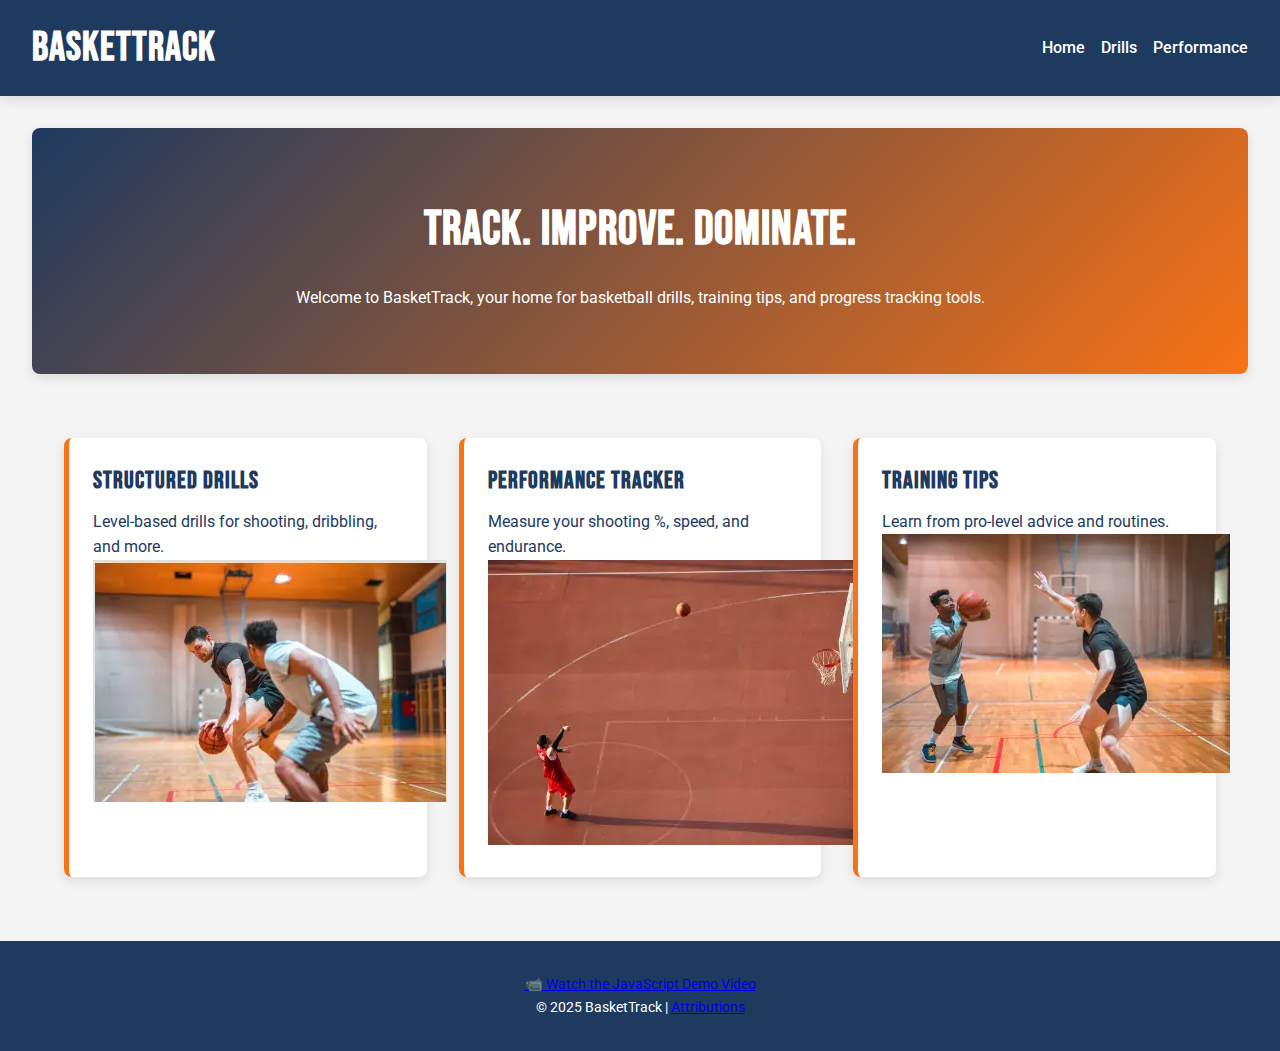
<file: finalproject/index.html>
<!DOCTYPE html>
<html lang="en">
<head>
  <meta charset="UTF-8">
  <meta name="viewport" content="width=device-width, initial-scale=1.0" >
  <meta name="description" content="Welcome to BasketTrack – Track your basketball drills and performance." >
  <meta name="author" content="Luis" >
  <meta property="og:title" content="BasketTrack - Basketball Drills and Performance Tracker" >
  <meta property="og:description" content="Improve your basketball skills with structured drills and performance tracking." >
  <meta property="og:image" content="images/og-image.jpg" >
  <!-- Favicon -->
  <link rel="icon" href="images/favicon.ico" type="image/x-icon" >

  <link href="https://fonts.googleapis.com/css2?family=Bebas+Neue&family=Roboto&display=swap" rel="stylesheet">

  <title>BasketTrack | Home</title>

    <!-- CSS -->
  <link rel="stylesheet" href="styles/styles-large.css" >
 <!-- <link rel="stylesheet" href="styles/small.css" />
  <link rel="stylesheet" href="styles/large.css" media="(min-width: 640px)" />-->

<!-- Javascript -->
  <script src="jscripts/fetchDrills.js" defer></script>
  <script src="jscripts/formLogic.js" defer></script>
  <script src="jscripts/main.js" defer></script>
  
</head>
<body>
  <header>
    <nav>
      <h1>BasketTrack</h1>
      <button id="menu-btn" aria-label="Toggle navigation">☰</button>
      <ul id="nav-links">
        <li><a href="index.html" aria-current="page">Home</a></li>
        <li><a href="drills.html">Drills</a></li>
        <li><a href="performance.html">Performance</a></li>
      </ul>
    </nav>
  </header>

  <main>
    <section class="hero"> 
    <h2>Track. Improve. Dominate.</h2>
    <p>Welcome to BasketTrack, your home for basketball drills, training tips, and progress tracking tools.</p>
    </section>
  
    <section class="features">
  <div class="feature">
    <h3>Structured Drills</h3>
    <p>Level-based drills for shooting, dribbling, and more.</p>
    <img src="images/drills.webp" alt="Drills Icon">
  </div>
  <div class="feature">
    <h3>Performance Tracker</h3>
    <p>Measure your shooting %, speed, and endurance.</p>
    <img src="images/tracker.webp" alt="Performance Tracker Icon">
  </div>
  <div class="feature">
    <h3>Training Tips</h3>
    <p>Learn from pro-level advice and routines.</p>
    <img src="images/tips.webp" alt="Training Tips Icon">
  </div>
</section>

  </main>

  <footer>
    <p>
       <a href="https://www.youtube.com/watch?v=6gzK89sJ_LI" target="_blank">
        📹 Watch the JavaScript Demo Video
       </a>
       </p>
    <p>&copy; 2025 BasketTrack | <a href="attribution.html">Attributions</a></p>
  </footer>
</body>
</html>
</file>
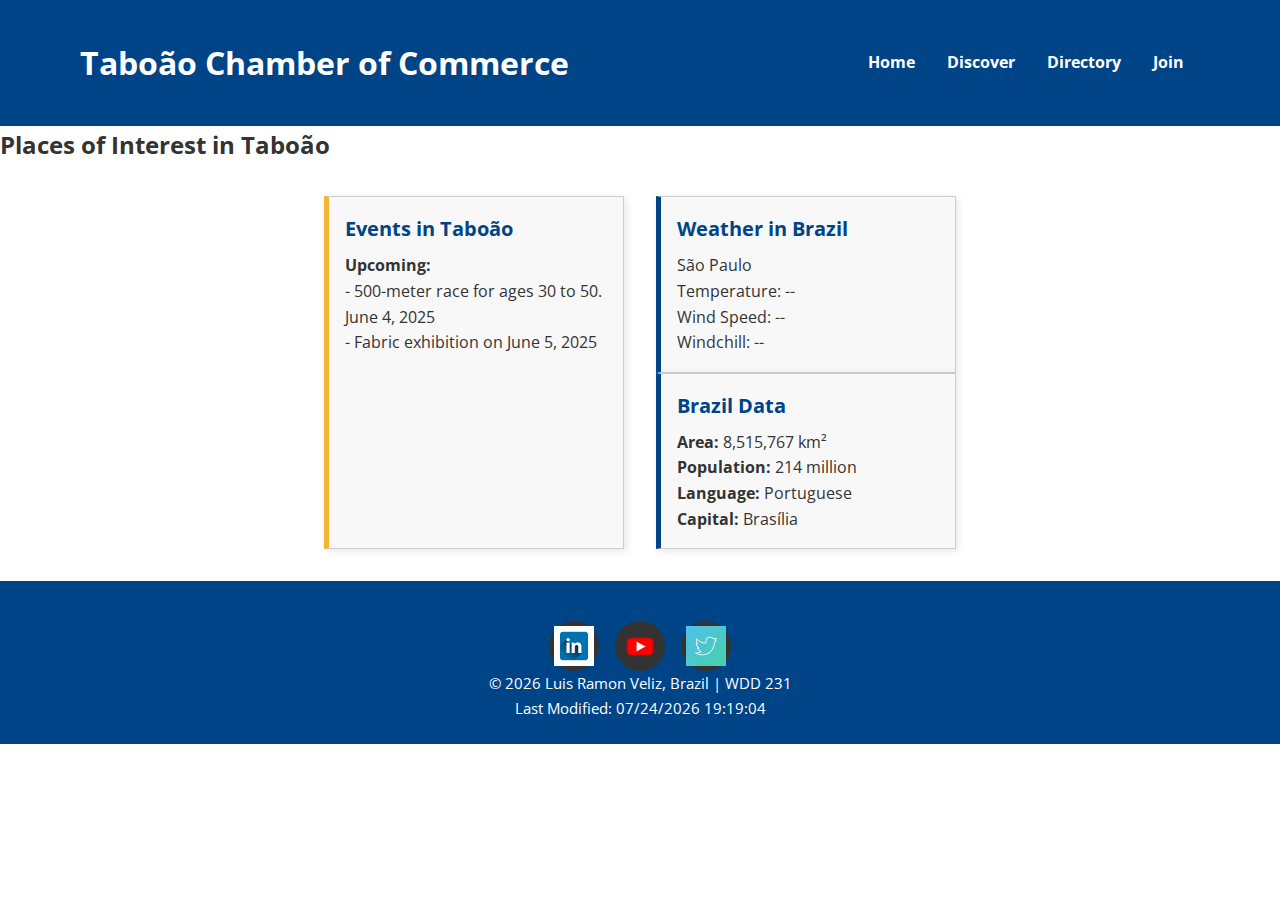
<file: chamber/discover.html>
<!DOCTYPE html>
<html lang="en">
<head>
 <meta charset="UTF-8" />
  <meta name="viewport" content="width=device-width, initial-scale=1.0" />
  <meta name="description" content="Welcome to the official Taboão Chamber of Commerce home page. Discover local businesses, events, and weather." />
  <meta name="author" content="Luis Ramon Veliz" />

  <title>Taboão Chamber of Commerce | Join</title>

  <!-- Facebook Open Graph Meta Tags -->
  <meta property="og:title" content="Taboão Chamber of Commerce" />
  <meta property="og:description" content="Discover events, business resources, and community initiatives in Taboão." />
  <meta property="og:image" content="https://your-github-username.github.io/wdd231/chamber/images/og-image.jpg" />
  <meta property="og:url" content="https://your-github-username.github.io/wdd231/chamber/join.html" />

  <!-- Favicon -->
  <link rel="icon" href="images/favicon.ico" type="image/x-icon" />

  <!-- CSS Styles -->
  <link rel="stylesheet" href="styles/normalize.css" />
  <link rel="stylesheet" href="styles/styles-mobile.css" />
  <link rel="stylesheet" href="styles/styles-large.css" />


 <!-- JavaScript -->
  <script src="scripts/jscript.js" defer></script>

</head>

<body>
<header>
  <div class="container">
    <h1>Taboão Chamber of Commerce</h1>
    <button class="hamburger" id="hamburger" aria-label="Menu">&#9776;</button>
    <nav>
      <ul class="nav-menu" id="nav-menu"> 
        <li><a href="index.html">Home</a></li>
        <li><a href="discover.html" aria-current="page">Discover</a></li>
        <li><a href="directory.html">Directory</a></li>
        <li><a href="join.html">Join</a></li>
      </ul>
    </nav>
  </div>
</header>


  <main>
<section class="places-of-interest">
  <h2>Places of Interest in Taboão</h2>
  <div class="cards-grid">
    <!-- The cards will be generated dynamically by JS -->
  </div>
</section>

<section class="sidebar">
  <div class="visit-message"></div>
</section>
    <!-- HERO SECTION 
   <section class="hero">
  <div class="hero-content">
    <h1>Empowering Local Businesses</h1>
    <p>Connecting entrepreneurs, fostering innovation, and growing the Taboão community together.</p>
    <a href="join.html" class="btn">Join Us Today</a>
  </div>
</section>-->
<!--
<section id="memberSpotlightContainer" class="spotlight-section">
  <h2>Company Spotlight</h2>
</section>-->

    <!-- Member Directory Container 
    <div id="memberContainer" class="grid-view"></div>-->

    <!-- Events and Weather -->
    <div class="info-section">
      <div class="Events-place">
        <h3>Events in Taboão</h3>
        <article>
          <h4>Upcoming:</h4>
          <p>- 500-meter race for ages 30 to 50. June 4, 2025</p>
          <p>- Fabric exhibition on June 5, 2025</p>
        </article>
      </div>

      <div class="overlay-container">
        <!-- Weather Overlay -->
        <div class="overlay weather-overlay">
          <h3>Weather in Brazil</h3>
          <p id="city-name">São Paulo</p>
          <p id="temperature">Temperature: <span id="temp-value">--</span></p>
          <p id="windspeed">Wind Speed: <span id="wind-value">--</span></p>
          <p id="windchill">Windchill: <span id="windchill-result">--</span></p>
        </div>

        <!-- Country Data Overlay -->
        <div class="overlay country-overlay">
          <h3>Brazil Data</h3>
          <p><strong>Area:</strong> 8,515,767 km²</p>
          <p><strong>Population:</strong> 214 million</p>
          <p><strong>Language:</strong> Portuguese</p>
          <p><strong>Capital:</strong> Brasília</p>
        </div>
      </div>
    </div>
  </main>

   <footer>
    <div class="footer-socials">
      <a href="https://www.linkedin.com" target="_blank" rel="noopener">
        <img src="images/linked.webp" alt="LinkedIn logo" width="32" height="32" loading="lazy" />
      </a>
      <a href="https://www.youtube.com" target="_blank" rel="noopener">
        <img src="images/youtube.webp" alt="YouTube logo" width="32" height="32" loading="lazy" />
      </a>
      <a href="https://twitter.com/" target="_blank" rel="noopener">
        <img src="images/twitter.webp" alt="Twitter logo" width="32" height="32" loading="lazy" />
      </a>
    </div>

    <p>&copy; <span id="year"></span> Luis Ramon Veliz, Brazil | WDD 231</p>
    <p>Last Modified: <span id="lastModified"></span></p>
  </footer>
</body>
</html>
</file>
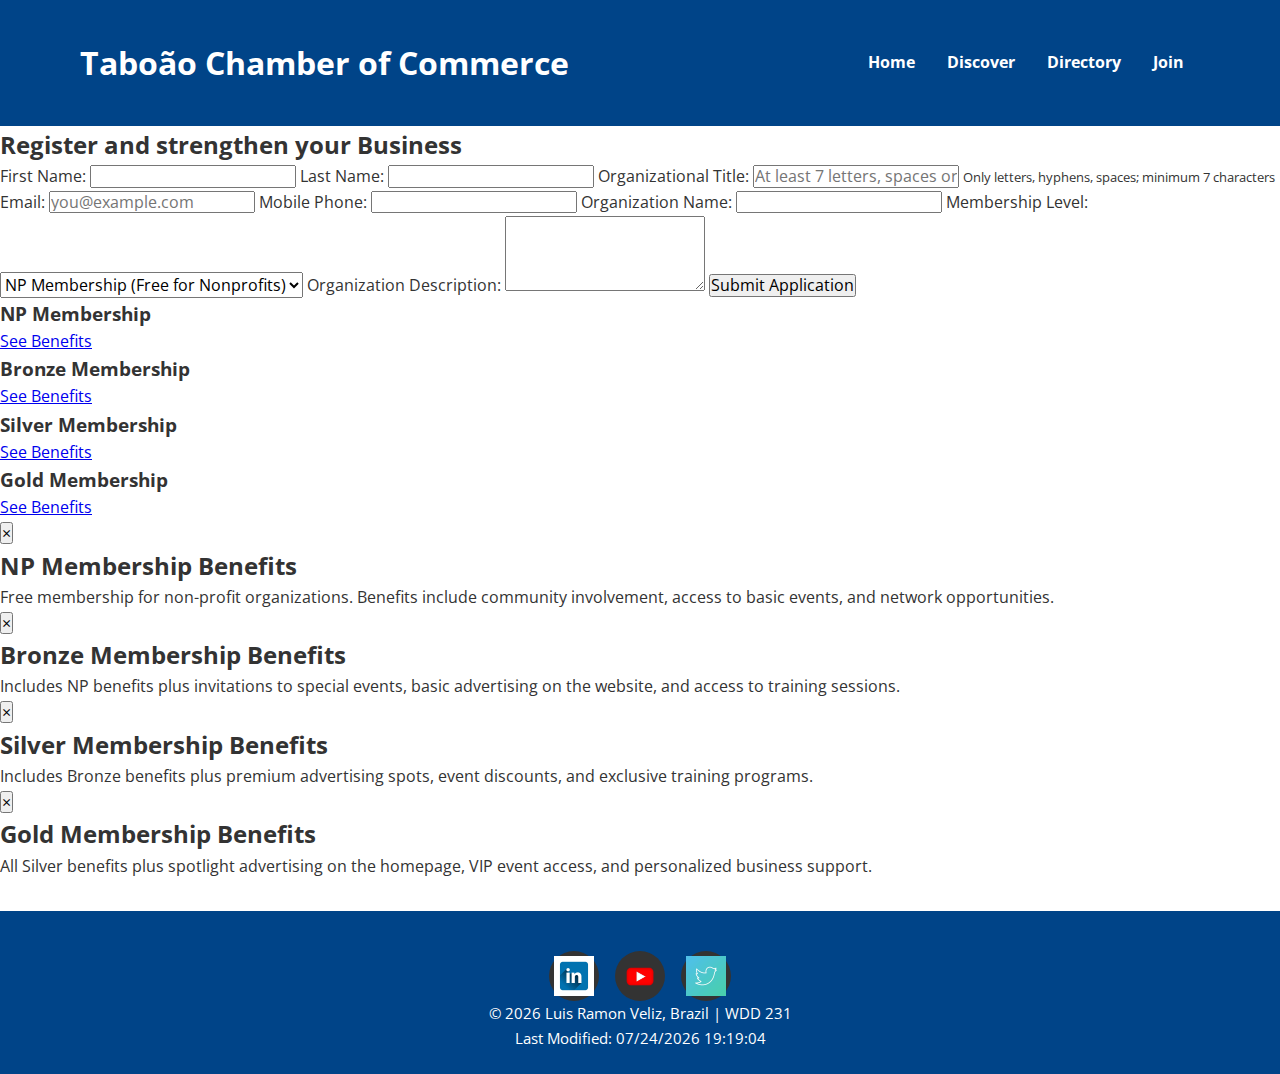
<file: chamber/join.html>
<!DOCTYPE html>
<html lang="en">
<head>
  <meta charset="UTF-8" />
  <meta name="viewport" content="width=device-width, initial-scale=1.0" />
  <meta name="description" content="Welcome to the official Taboão Chamber of Commerce home page. Discover local businesses, events, and weather." />
  <meta name="author" content="Luis Ramon Veliz" />

  <title>Taboão Chamber of Commerce | Join</title>

  <!-- Facebook Open Graph Meta Tags -->
  <meta property="og:title" content="Taboão Chamber of Commerce" />
  <meta property="og:description" content="Discover events, business resources, and community initiatives in Taboão." />
  <meta property="og:image" content="https://your-github-username.github.io/wdd231/chamber/images/og-image.jpg" />
  <meta property="og:url" content="https://your-github-username.github.io/wdd231/chamber/join.html" />

  <!-- Favicon -->
  <link rel="icon" href="images/favicon.ico" type="image/x-icon" />

  <!-- CSS Styles -->
  <link rel="stylesheet" href="styles/normalize.css" />
  <link rel="stylesheet" href="styles/styles-mobile.css" />
  <link rel="stylesheet" href="styles/styles-large.css" />


 <!-- JavaScript -->
  <script src="scripts/jscript.js" defer></script>
</head>

<body>
  <header>
    <div class="container">
      <h1>Taboão Chamber of Commerce</h1>
      <button class="hamburger" id="hamburger" aria-label="Open main menu">&#9776;</button>
      <nav>
        <ul class="nav-menu" id="nav-menu"> 
          <li><a href="index.html">Home</a></li>
          <li><a href="discover.html" >Discover</a></li>
          <li><a href="directory.html">Directory</a></li>
          <li><a href="join.html" aria-current="page">Join</a></li>
        </ul>
      </nav>
    </div>
  </header>

  <main><div class="form-container">
    <h2 class="form-title">Register and strengthen your Business</h2>

    <form method="get" action="thankyou.html" novalidate>
      <label for="firstName">
        First Name:
        <input
          type="text"
          id="firstName"
          name="firstName"
          title="Enter your first name"
          autocomplete="given-name"
          required
          aria-required="true"
        />
      </label>

      <label for="lastName">
        Last Name:
        <input
          type="text"
          id="lastName"
          name="lastName"
          title="Enter your last name"
          autocomplete="family-name"
          required
          aria-required="true"
        />
      </label>

      <label for="orgTitle">
        Organizational Title:
        <input
          type="text"
          id="orgTitle"
          name="orgTitle"
          title="Your title within the organization"
          autocomplete="organization-title"
          pattern="^[A-Za-z\- ]{7,}$"
          placeholder="At least 7 letters, spaces or hyphens"
          aria-describedby="orgTitleHelp"
        />
        <small id="orgTitleHelp">Only letters, hyphens, spaces; minimum 7 characters</small>
      </label>

      <label for="email">
        Email:
        <input
          type="email"
          id="email"
          name="email"
          title="Enter your email address"
          autocomplete="email"
          placeholder="you@example.com"
          required
          aria-required="true"
        />
      </label>

      <label for="phone">
        Mobile Phone:
        <input
          type="tel"
          id="phone"
          name="phone"
          title="Enter your mobile number"
          autocomplete="tel"
          required
          aria-required="true"
        />
      </label>

      <label for="organization">
        Organization Name:
        <input
          type="text"
          id="organization"
          name="organization"
          title="Enter your organization's name"
          autocomplete="organization"
          required
          aria-required="true"
        />
      </label>

      <label for="membershipLevel">
        Membership Level:
        <select
          id="membershipLevel"
          name="membershipLevel"
          title="Choose a membership level"
          required
          aria-required="true"
        >
          <option value="np">NP Membership (Free for Nonprofits)</option>
          <option value="bronze">Bronze Membership</option>
          <option value="silver">Silver Membership</option>
          <option value="gold">Gold Membership</option>
        </select>
      </label>

      <label for="orgDescription">
        Organization Description:
        <textarea
          id="orgDescription"
          name="orgDescription"
          title="Describe your organization"
          rows="4"
        ></textarea>
      </label>

      <input type="hidden" name="timestamp" id="timestamp" />

      <input type="submit" value="Submit Application" />
    </form>
  </div>

    <!-- Membership Level Cards -->
    <section class="membership-cards" aria-label="Membership level benefits">
      <div class="card">
        <h3>NP Membership</h3>
        <a href="#np-modal" role="button" aria-haspopup="dialog" aria-controls="np-modal">See Benefits</a>
      </div>
      <div class="card">
        <h3>Bronze Membership</h3>
        <a href="#bronze-modal" role="button" aria-haspopup="dialog" aria-controls="bronze-modal">See Benefits</a>
      </div>
      <div class="card">
        <h3>Silver Membership</h3>
        <a href="#silver-modal" role="button" aria-haspopup="dialog" aria-controls="silver-modal">See Benefits</a>
      </div>
      <div class="card">
        <h3>Gold Membership</h3>
        <a href="#gold-modal" role="button" aria-haspopup="dialog" aria-controls="gold-modal">See Benefits</a>
      </div>
    </section>

    <!-- Modals -->
    <div id="np-modal" class="modal" role="dialog" aria-modal="true" aria-labelledby="np-modal-title" tabindex="-1">
      <div class="modal-content">
        <button class="close" aria-label="Close NP Membership benefits">&times;</button>
        <h2 id="np-modal-title">NP Membership Benefits</h2>
        <p>Free membership for non-profit organizations. Benefits include community involvement, access to basic events, and network opportunities.</p>
      </div>
    </div>

    <div id="bronze-modal" class="modal" role="dialog" aria-modal="true" aria-labelledby="bronze-modal-title" tabindex="-1">
      <div class="modal-content">
        <button class="close" aria-label="Close Bronze Membership benefits">&times;</button>
        <h2 id="bronze-modal-title">Bronze Membership Benefits</h2>
        <p>Includes NP benefits plus invitations to special events, basic advertising on the website, and access to training sessions.</p>
      </div>
    </div>

    <div id="silver-modal" class="modal" role="dialog" aria-modal="true" aria-labelledby="silver-modal-title" tabindex="-1">
      <div class="modal-content">
        <button class="close" aria-label="Close Silver Membership benefits">&times;</button>
        <h2 id="silver-modal-title">Silver Membership Benefits</h2>
        <p>Includes Bronze benefits plus premium advertising spots, event discounts, and exclusive training programs.</p>
      </div>
    </div>

    <div id="gold-modal" class="modal" role="dialog" aria-modal="true" aria-labelledby="gold-modal-title" tabindex="-1">
      <div class="modal-content">
        <button class="close" aria-label="Close Gold Membership benefits">&times;</button>
        <h2 id="gold-modal-title">Gold Membership Benefits</h2>
        <p>All Silver benefits plus spotlight advertising on the homepage, VIP event access, and personalized business support.</p>
      </div>
    </div>
  </main>

  <footer>
    <div class="footer-socials">
      <a href="https://www.linkedin.com" target="_blank" rel="noopener">
        <img src="images/linked.webp" alt="LinkedIn logo" width="32" height="32" loading="lazy" />
      </a>
      <a href="https://www.youtube.com" target="_blank" rel="noopener">
        <img src="images/youtube.webp" alt="YouTube logo" width="32" height="32" loading="lazy" />
      </a>
      <a href="https://twitter.com/" target="_blank" rel="noopener">
        <img src="images/twitter.webp" alt="Twitter logo" width="32" height="32" loading="lazy" />
      </a>
    </div>

    <p>&copy; <span id="year"></span> Luis Ramon Veliz, Brazil | WDD 231</p>
    <p>Last Modified: <span id="lastModified"></span></p>
  </footer>

</body>
</html>
</file>
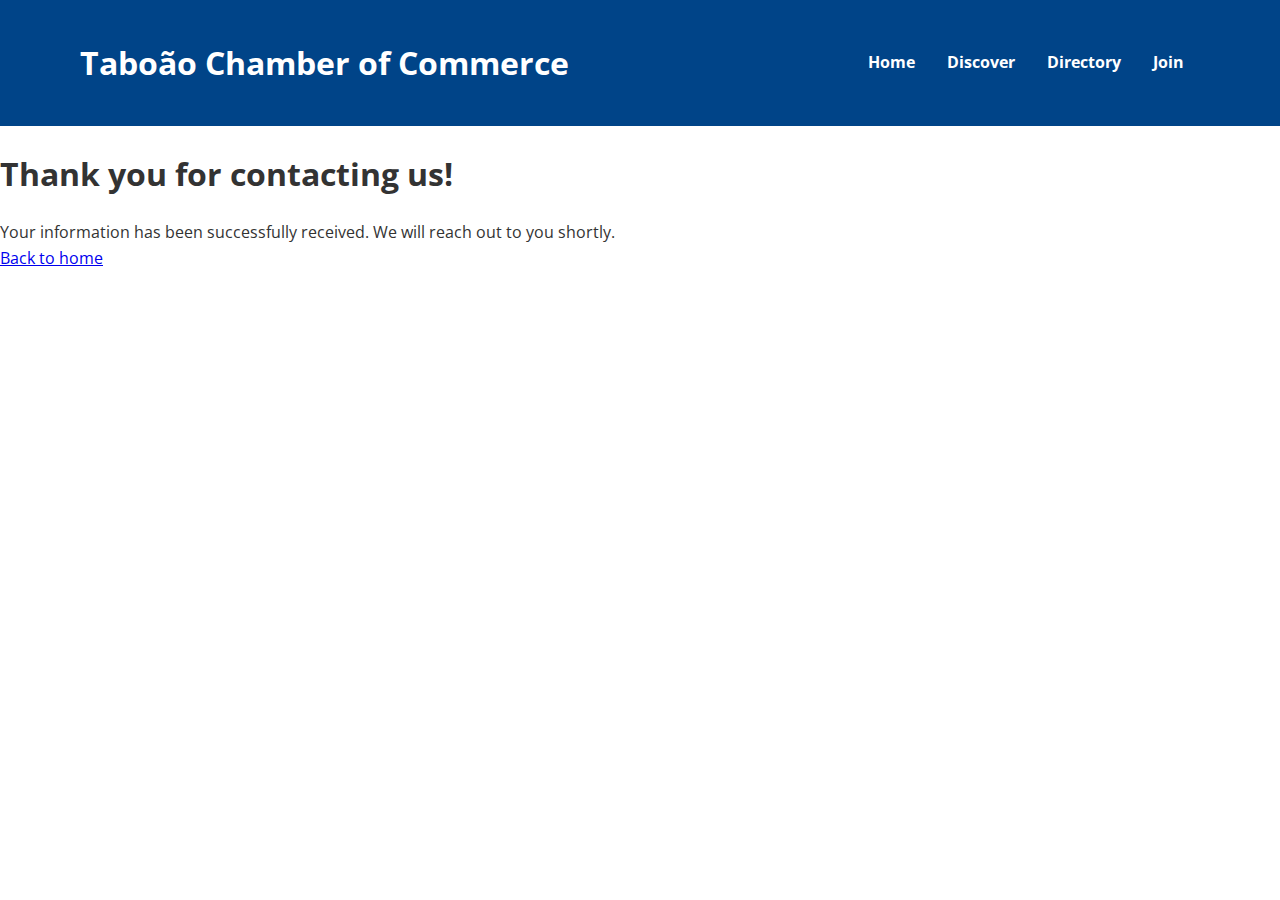
<file: chamber/thankyou.html>
<!DOCTYPE html>
<html lang="es">
<head>
    <meta charset="UTF-8" />
  <meta name="viewport" content="width=device-width, initial-scale=1.0" />
  <meta name="description" content="Welcome to the official Taboão Chamber of Commerce home page. Discover local businesses, events, and weather." />
  <meta name="author" content="Luis Ramon Veliz" />
  <title>Taboão Chamber of Commerce | Home</title>

  <!-- Open Graph for social sharing -->
  <meta property="og:title" content="Taboão Chamber of Commerce">
  <meta property="og:description" content="Discover events, business resources, and community initiatives in Taboão.">
  <meta property="og:image" content="https://luisvguev.github.io/wdd231/chamber/images/og-image.jpg">
  <meta property="og:url" content="https://luisvguev.github.io/wdd231/chamber/index.html">

  <link rel="icon" href="images/favicon.ico" type="image/x-icon" />
  
  <!-- Hero image -->
  <link rel="preload" as="image" href="images/hero.webp" type="image/webp">

  <!-- CSS -->
  <link rel="stylesheet" href="styles/normalize.css">
  <link rel="stylesheet" href="styles/styles-large.css" />
  <link rel="stylesheet" href="styles/styles-mobile.css" />
</head>

<body>
  <header>
    <div class="container">
      <h1>Taboão Chamber of Commerce</h1>
      <button class="hamburger" id="hamburger" aria-label="Open main menu">&#9776;</button>
      <nav>
        <ul class="nav-menu" id="nav-menu"> 
          <li><a href="index.html">Home</a></li>
          <li><a href="discover.html">Discover</a></li>
          <li><a href="directory.html">Directory</a></li>
          <li><a href="join.html">Join</a></li>
        </ul>
      </nav>
    </div>
  </header>
  <div class="thank-you-container">
    <h1>Thank you for contacting us!</h1>
    <p>Your information has been successfully received. We will reach out to you shortly.</p>
    <a href="index.html" class="btn-home">Back to home</a>
  </div>
</body>
</html>
</file>
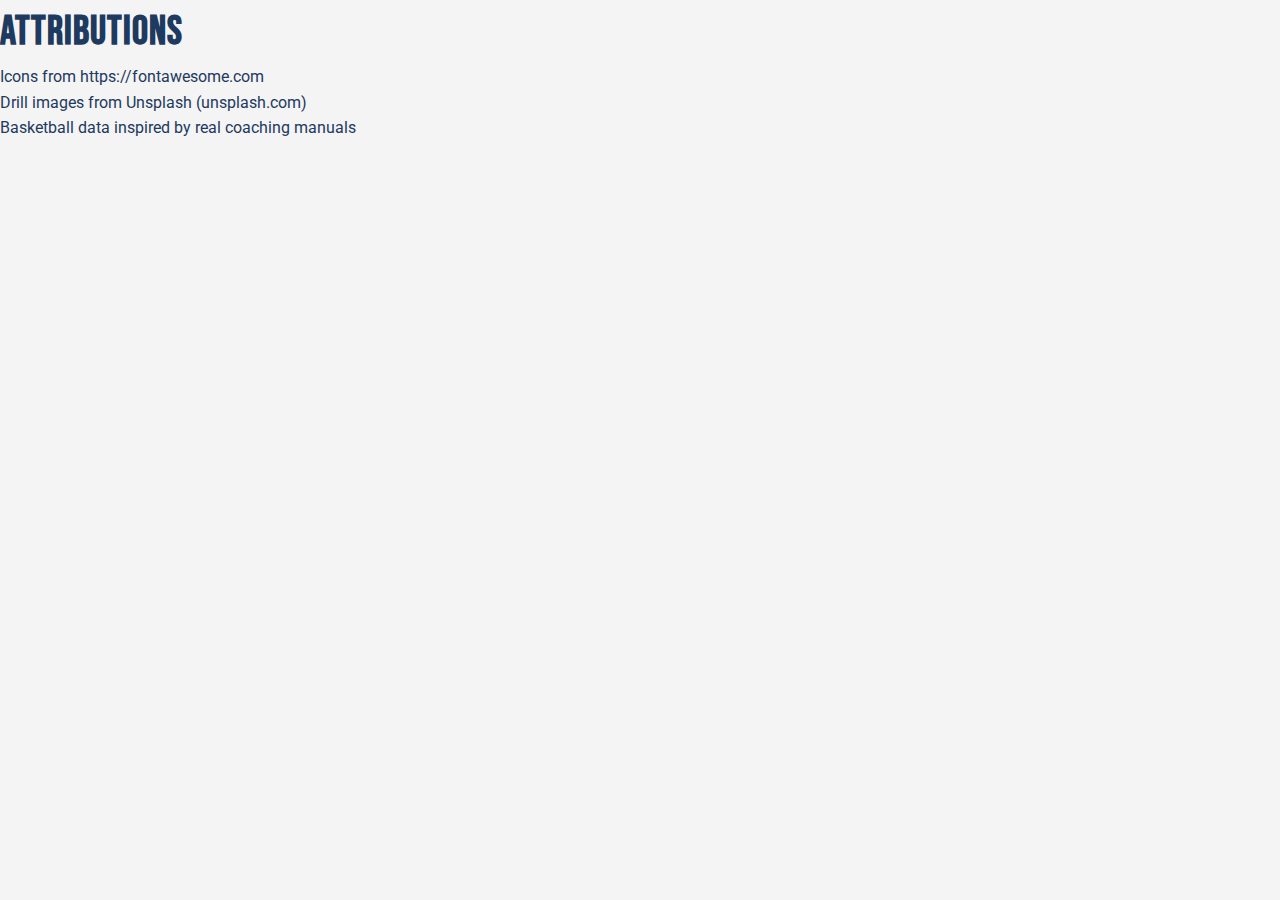
<file: finalproject/attribution.html>
<!DOCTYPE html>
<html lang="en">
<head>
  <meta charset="UTF-8" />
  <meta name="viewport" content="width=device-width, initial-scale=1.0" />
  <meta name="description" content="Welcome to BasketTrack – Track your basketball drills and performance." />
  <meta name="author" content="Your Name" />
  <meta property="og:title" content="BasketTrack - Basketball Drills and Performance Tracker" />
  <meta property="og:description" content="Improve your basketball skills with structured drills and performance tracking." />
  <meta property="og:image" content="images/og-image.jpg" />
  
  <title>Attributions</title>

  <!-- Favicon -->
  <link rel="icon" href="images/favicon.ico" type="image/x-icon" />

  <link href="https://fonts.googleapis.com/css2?family=Bebas+Neue&family=Roboto&display=swap" rel="stylesheet">


    <!-- CSS -->
  <link rel="stylesheet" href="styles/styles-large.css" />
 <!-- <link rel="stylesheet" href="styles/small.css" />
  <link rel="stylesheet" href="styles/large.css" media="(min-width: 640px)" />-->

<!-- Javascript -->
  <script src="jscripts/fetchDrills.js" defer></script>
  <script src="jscripts/formLogic.js" defer></script>
  <script src="jscripts/main.js" defer></script>

</head>
<body>
  <h1>Attributions</h1>
  <ul>
    <li>Icons from https://fontawesome.com</li>
    <li>Drill images from Unsplash (unsplash.com)</li>
    <li>Basketball data inspired by real coaching manuals</li>
  </ul>
</body>
</html>
</file>
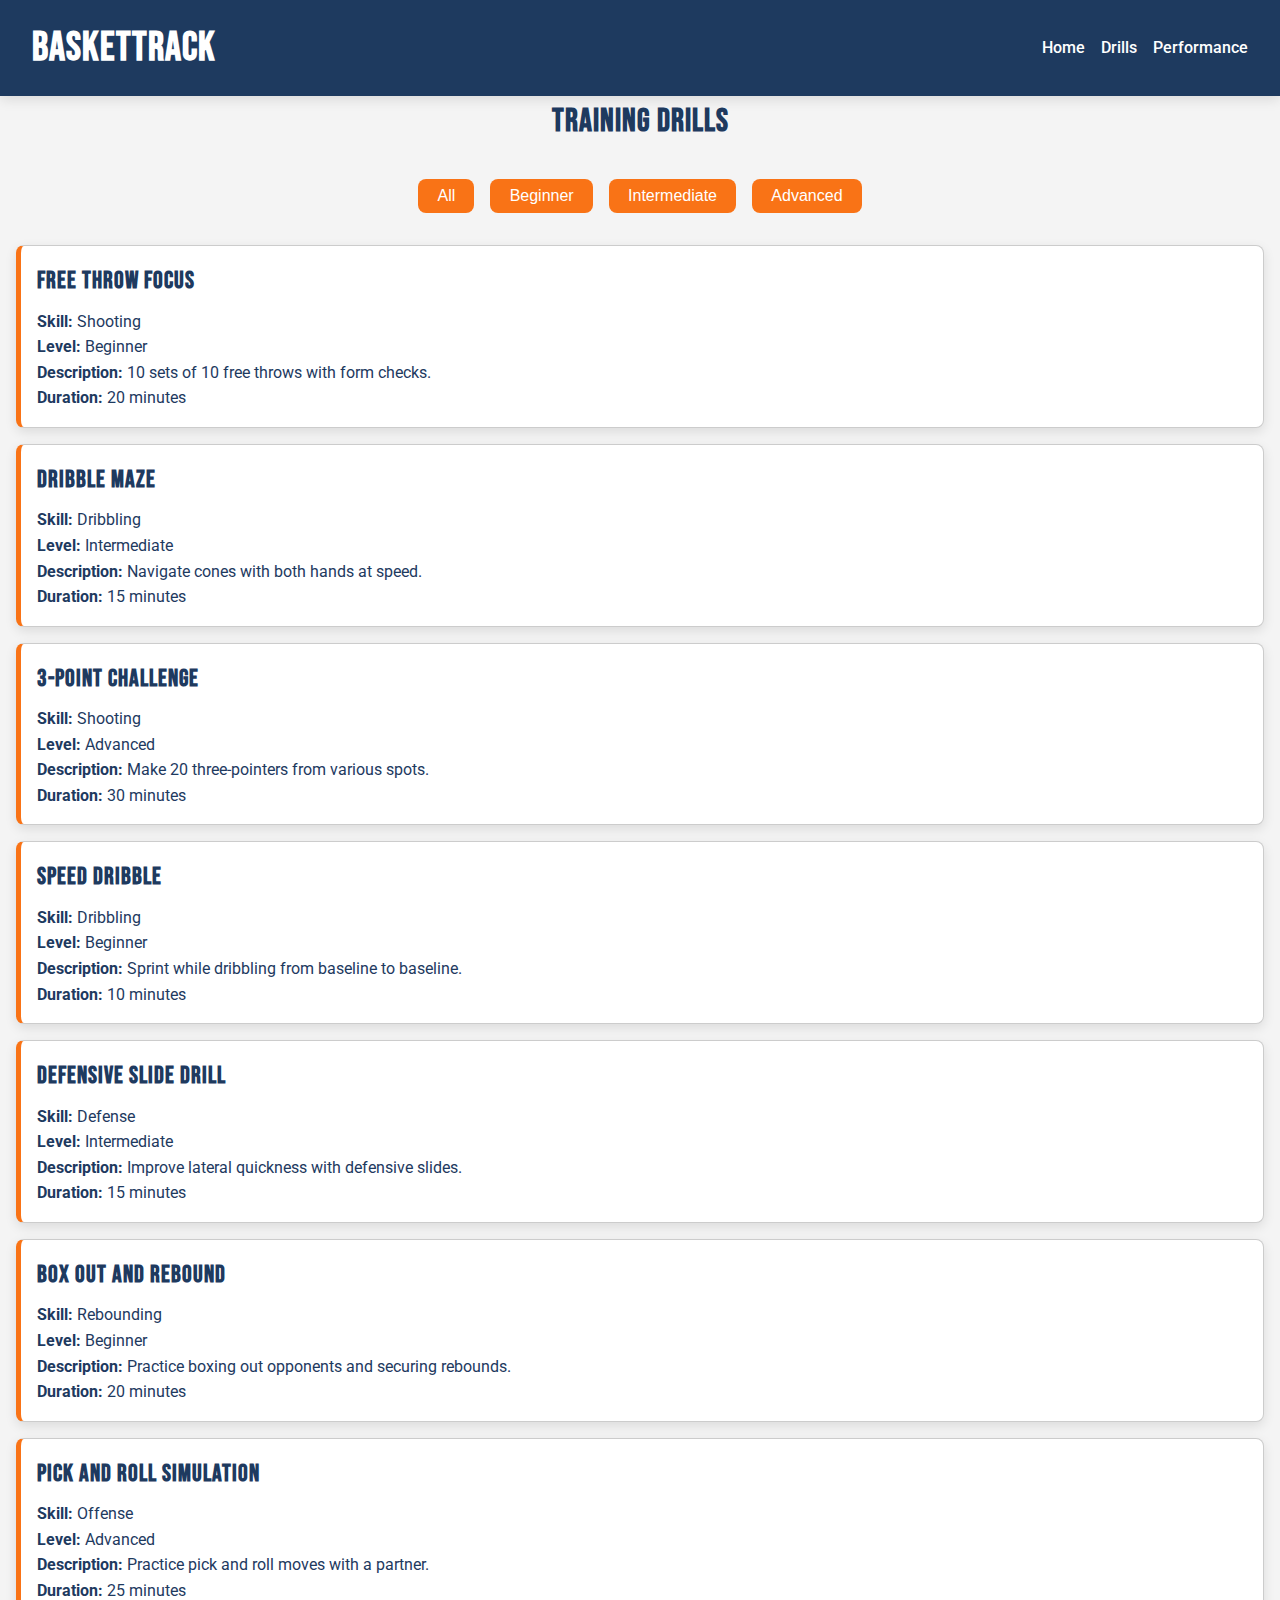
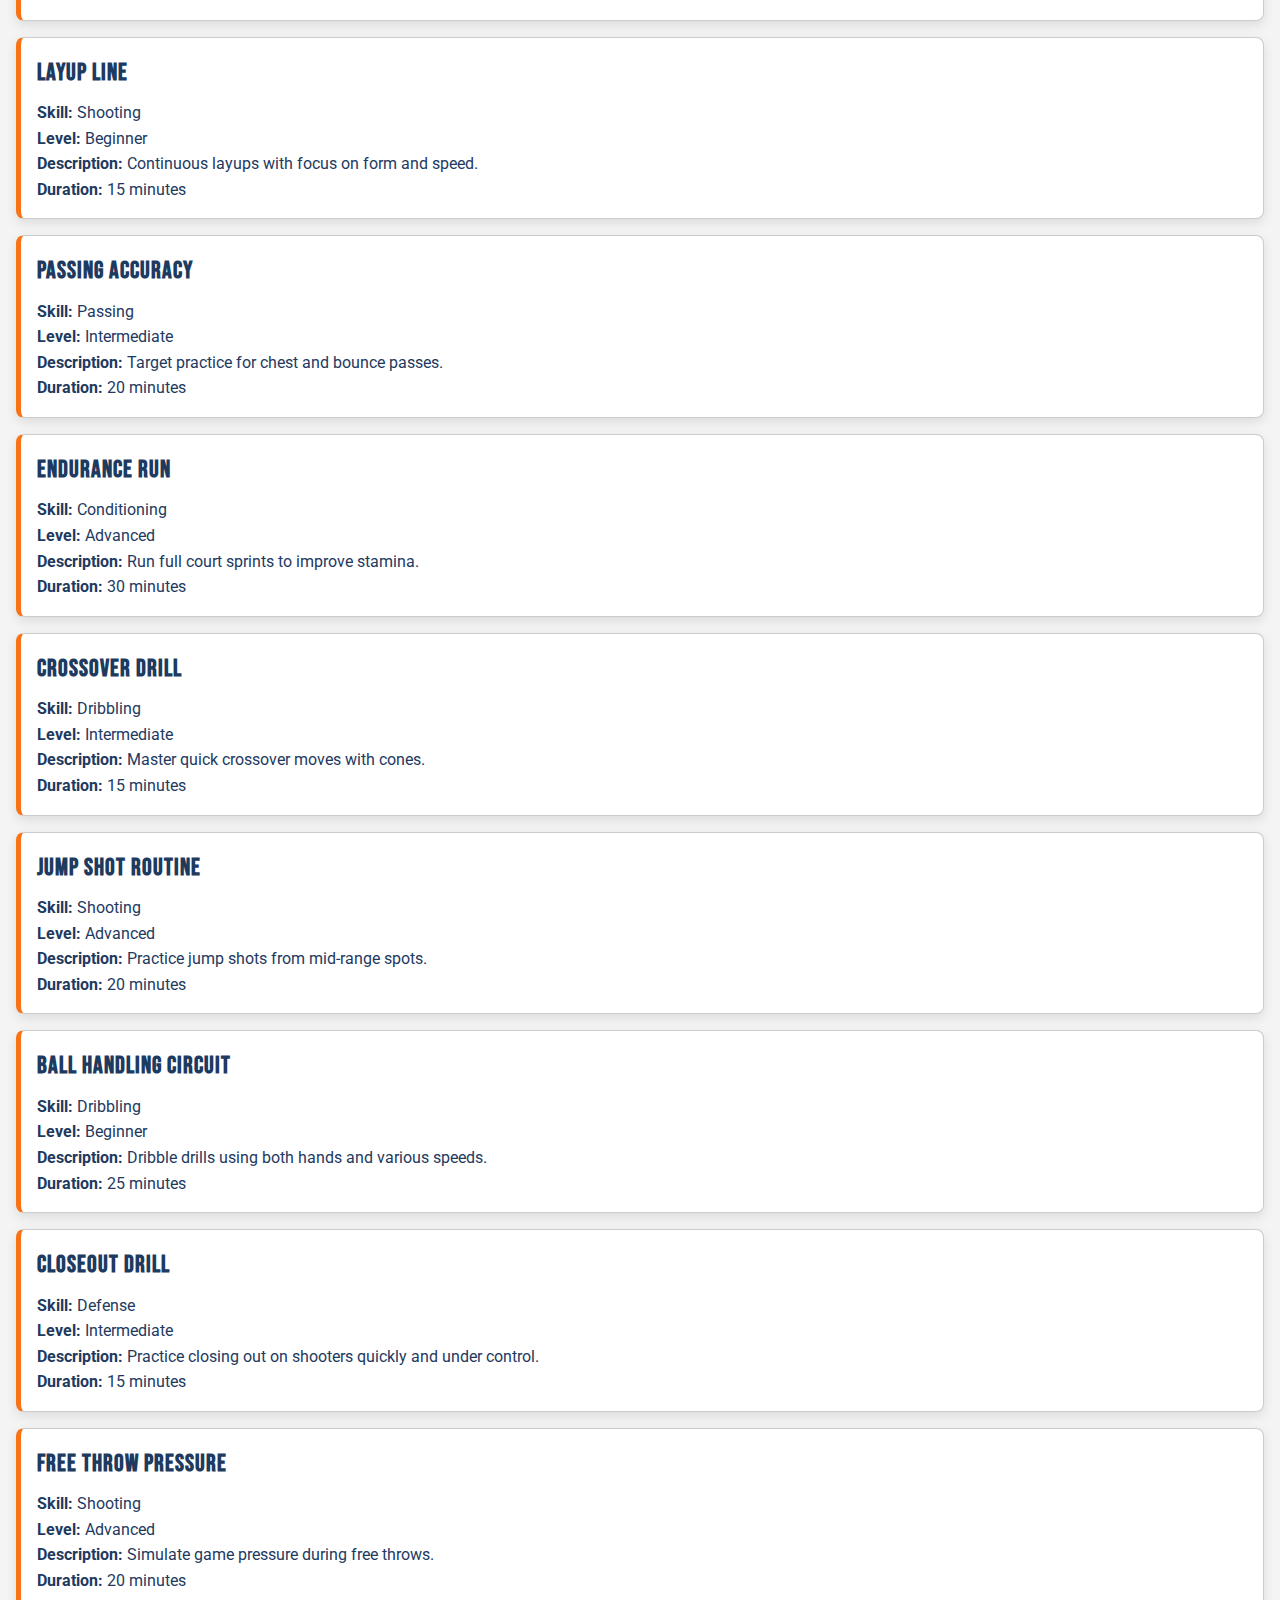
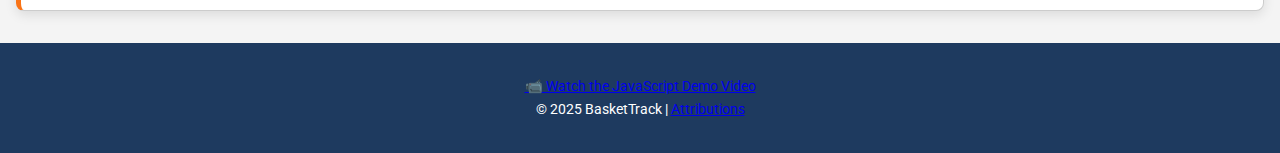
<file: finalproject/drills.html>
<!DOCTYPE html>
<html lang="en">
<head>
  <meta charset="UTF-8">
  <meta name="viewport" content="width=device-width, initial-scale=1.0" >
  <meta name="description" content="Explore a library of basketball drills to improve your game." >
  <meta name="author" content="Luis Ramon Veliz" >
  <title>BasketTrack | Drills</title>
  
  <!-- Favicon -->
  <link rel="icon" href="images/favicon.ico" type="image/x-icon" >
  
  <link href="https://fonts.googleapis.com/css2?family=Bebas+Neue&family=Roboto&display=swap" rel="stylesheet">

    <!-- CSS -->
  <link rel="stylesheet" href="styles/styles-large.css" >
 <!-- <link rel="stylesheet" href="styles/small.css" />
  <link rel="stylesheet" href="styles/large.css" media="(min-width: 640px)" />-->

<!-- Javascript -->
  
  <script src="jscripts/formLogic.js" defer></script>
  <script src="jscripts/main.js" defer></script>
</head>
<body>
  <header>
    <nav>
      <h1>BasketTrack</h1>
      <button id="menu-btn" aria-label="Toggle navigation">☰</button>
      <ul id="nav-links">
        <li><a href="index.html">Home</a></li>
        <li><a href="drills.html" aria-current="page">Drills</a></li>
        <li><a href="performance.html">Performance</a></li>
      </ul>
    </nav>
  </header>

  <main>
    <h2>Training Drills</h2>
    <div class="filters">
      <button data-filter="All">All</button>
      <button data-filter="Beginner">Beginner</button>
      <button data-filter="Intermediate">Intermediate</button>
      <button data-filter="Advanced">Advanced</button>
    </div>
    <section id="drill-list"></section>
  </main>

  <footer>
    <p>
       <a href="https://www.youtube.com/watch?v=6gzK89sJ_LI" target="_blank">
        📹 Watch the JavaScript Demo Video
       </a>
       </p>
    <p>&copy; 2025 BasketTrack | <a href="attribution.html">Attributions</a></p>
  </footer>

  <script src="jscripts/fetchDrills.js" defer></script>
</body>
</html>
</file>
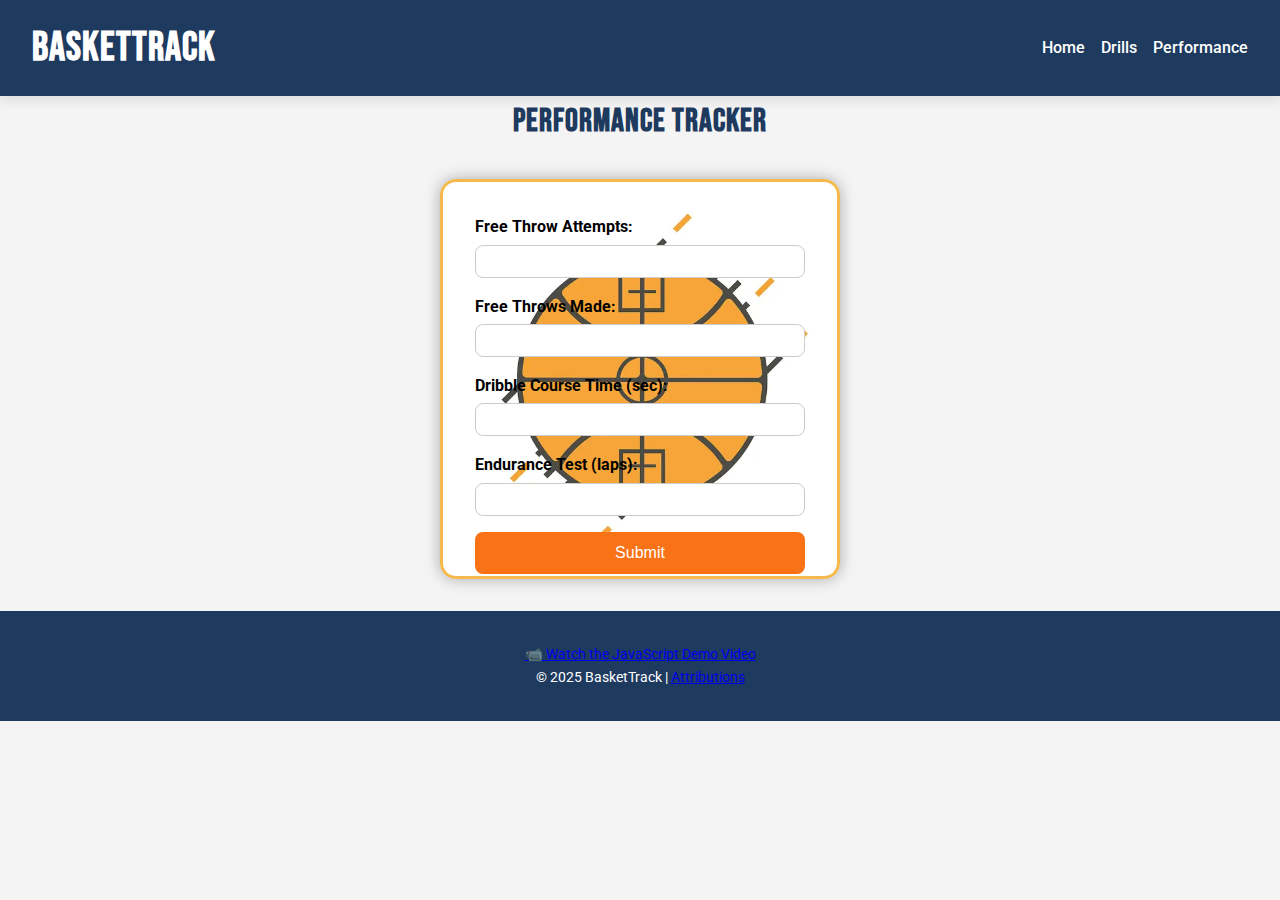
<file: finalproject/performance.html>
<!DOCTYPE html>
<html lang="en">
<head>
  <meta charset="UTF-8">
  <meta name="viewport" content="width=device-width, initial-scale=1.0" >
  <meta name="description" content="Track your basketball performance and progress." >
  <meta name="author" content="Luis Ramon Veliz" >

  <title>BasketTrack | Performance</title>

  <!-- Favicon -->
  <link rel="icon" href="images/favicon.ico" type="image/x-icon" >
  
  <link href="https://fonts.googleapis.com/css2?family=Bebas+Neue&family=Roboto&display=swap" rel="stylesheet">

  <!-- CSS -->
  <link rel="stylesheet" href="styles/styles-large.css" >
 <!-- <link rel="stylesheet" href="styles/small.css" />
  <link rel="stylesheet" href="styles/large.css" media="(min-width: 640px)" />-->

<!-- Javascript -->
  <script src="jscripts/fetchDrills.js" defer></script>
  <script src="jscripts/formLogic.js" defer></script>
  <script src="jscripts/main.js" defer></script>

</head>
<body>
  <header>
    <nav>
      <h1>BasketTrack</h1>
      <button id="menu-btn" aria-label="Toggle navigation">☰</button>
      <ul id="nav-links">
        <li><a href="index.html">Home</a></li>
        <li><a href="drills.html">Drills</a></li>
        <li><a href="performance.html" aria-current="page">Performance</a></li>
      </ul>
    </nav>
  </header>

  <main>
    <h2>Performance Tracker</h2>
    
   <form id="performance-form" action="results.html" method="GET">
      <label>Free Throw Attempts:
        <input type="number" name="attempts" required>
      </label>
      <label>Free Throws Made:
        <input type="number" name="made" required>
      </label>
      <label>Dribble Course Time (sec):
        <input type="number" name="dribbleTime" required>
      </label>
      <label>Endurance Test (laps):
        <input type="number" name="laps" required>
      </label>
      <button type="submit">Submit</button>
    </form>

    <section id="results"></section>

    <div id="modal" class="modal hidden">
      <div class="modal-content">
        <span id="close-modal">&times;</span>
        <h3>Performance Summary</h3>
        <div id="modal-results"></div>
      </div>
    </div>
  </main>

  <footer>
    <p>
       <a href="https://www.youtube.com/watch?v=6gzK89sJ_LI" target="_blank">
        📹 Watch the JavaScript Demo Video
       </a>
       </p>
    <p>&copy; 2025 BasketTrack | <a href="attribution.html">Attributions</a></p>
  </footer>
</body>
</html>
</file>
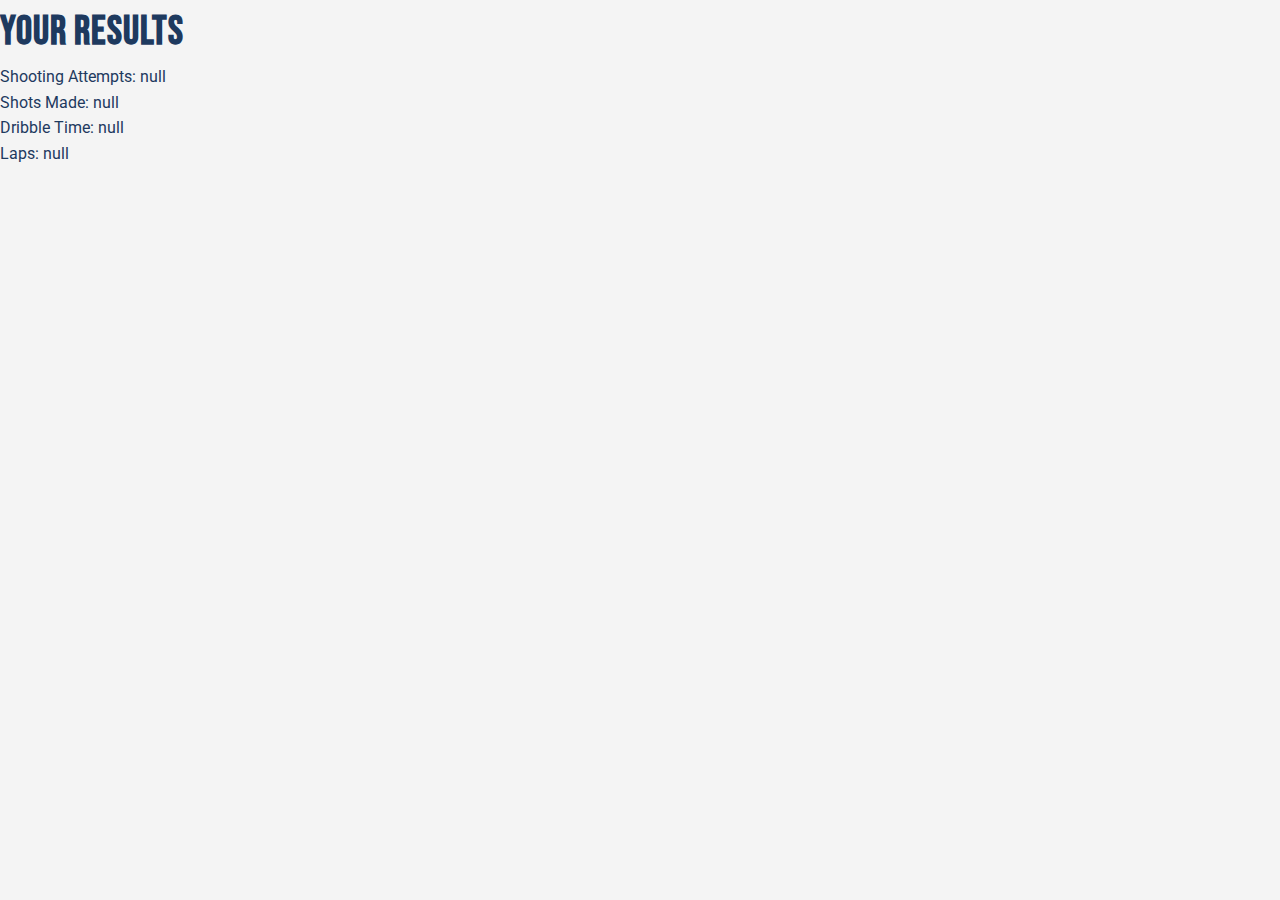
<file: finalproject/results.html>
<!DOCTYPE html>
<html lang="en">
<head>
  <meta charset="UTF-8" >
  <meta name="viewport" content="width=device-width, initial-scale=1.0" >
  <meta name="description" content="Welcome to BasketTrack – Track your basketball drills and performance." >
  <meta name="author" content="Luis Ramon Veliz Guevara" />
  <meta property="og:title" content="BasketTrack - Basketball Drills and Performance Tracker" >
  <meta property="og:description" content="Improve your basketball skills with structured drills and performance tracking." >
  <meta property="og:image" content="images/og-image.jpg" >
  
  <title>Performance Results</title>

  <!-- Favicon -->
  <link rel="icon" href="images/favicon.ico" type="image/x-icon" >

  <link href="https://fonts.googleapis.com/css2?family=Bebas+Neue&family=Roboto&display=swap" rel="stylesheet">


    <!-- CSS -->
  <link rel="stylesheet" href="styles/styles-large.css" >
 <!-- <link rel="stylesheet" href="styles/small.css" />
  <link rel="stylesheet" href="styles/large.css" media="(min-width: 640px)" />-->

<!-- Javascript -->
  <script src="jscripts/fetchDrills.js" defer></script>
  <script src="jscripts/formLogic.js" defer></script>
  <script src="jscripts/main.js" defer></script>

</head>
<body>
  <h1>Your Results</h1>
  <div id="output"></div>

  <script>
    const params = new URLSearchParams(window.location.search);
    const output = document.getElementById('output');

    output.innerHTML = `
      <p>Shooting Attempts: ${params.get('attempts')}</p>
      <p>Shots Made: ${params.get('made')}</p>
      <p>Dribble Time: ${params.get('dribbleTime')}</p>
      <p>Laps: ${params.get('laps')}</p>
    `;
  </script>
</body>
</html>
</file>
<file: finalproject/styles/styles-large.css>
/* MAIN CSS */
/* === Variables Globales === */
:root {
  --color-primary: #1e3a5f;
  --color-accent: #f97316;
  --color-bg: #f4f4f4;
  --color-white: #ffffff;
  --color-text: #1e3a5f;

  --font-heading: 'Bebas Neue', sans-serif;
  --font-body: 'Roboto', sans-serif;

  --border-radius: 8px;
  --box-shadow: 0 4px 12px rgba(0, 0, 0, 0.1);
}

/* === Reset & Base === */
* {
  box-sizing: border-box;
  margin: 0;
  padding: 0;
}

body {
  font-family: var(--font-body);
  background-color: var(--color-bg);
  color: var(--color-text);
  line-height: 1.6;
}

/* === Headings === */
h1, h2, h3 {
  font-family: var(--font-heading);
  letter-spacing: 1px;
}


h1 {
  font-size: 2.5rem;
}

h2 {
  font-size: 2rem;
  margin-bottom: 1rem;
  text-align: center;
}

h3 {
  font-size: 1.5rem;
  margin-bottom: 0.5rem;
}

/* === Navigation === */
nav {
  background-color: var(--color-primary);
  color: var(--color-white);
  display: flex;
  justify-content: space-between;
  align-items: center;
  padding: 1rem 2rem;
  box-shadow: var(--box-shadow);
  position: relative;
  z-index: 1000;
}

#nav-links {
  list-style: none;
  display: flex;
  gap: 1rem;
}

#nav-links a {
  color: var(--color-white);
  text-decoration: none;
  font-weight: 500;
  transition: color 0.3s;
}

#nav-links a:hover {
  color: var(--color-accent);
}

#menu-btn {
  display: none;
  background: none;
  border: none;
  font-size: 2rem;
  color: var(--color-white);
  cursor: pointer;
}

/* === Hero Section === */
.hero {
  padding: 4rem 2rem;
  background: linear-gradient(135deg, var(--color-primary), var(--color-accent));
  color: var(--color-white);
  text-align: center;
  border-radius: var(--border-radius);
  margin: 2rem;
  box-shadow: var(--box-shadow);
}

.hero h2 {
  font-size: 3rem;
  margin-bottom: 1rem;
}

/* === Features Section === */
.features {
  display: grid;
  grid-template-columns: repeat(auto-fit, minmax(250px, 1fr));
  gap: 2rem;
  padding: 2rem;
  margin: 0 2rem;
}

.feature {
  background: var(--color-white);
  padding: 1.5rem;
  border-left: 5px solid var(--color-accent);
  border-radius: var(--border-radius);
  box-shadow: var(--box-shadow);
  transition: transform 0.3s ease;
}

.feature:hover {
  transform: translateY(-5px);
}

/* === Drill Cards === */
.drill-card {
  border: 1px solid #ccc;
  padding: 1rem;
  margin: 1rem;
  background-color: var(--color-white);
  border-left: 5px solid var(--color-accent);
  border-radius: var(--border-radius);
  box-shadow: var(--box-shadow);
}

/* filters */

.filters {
  display: flex;
  justify-content: center;  
  gap: 1rem;                 
  margin: 2rem auto;
  flex-wrap: wrap;         
}

.filters button {
  padding: 0.5rem 1.2rem;
  font-size: 1rem;
  border: none;
  border-radius: 0.5rem;
  background-color: var(--color-accent);
  color: white;
  cursor: pointer;
  transition: background-color 0.3s ease;
}

.filters button:hover {
  background-color: #d56316;
}

/* === Modal === */
.modal {
  position: fixed;
  top: 0; left: 0;
  width: 100%; height: 100%;
  background: rgba(0, 0, 0, 0.6);
  display: flex;
  align-items: center;
  justify-content: center;
}

.modal.hidden {
  display: none;
}

.modal-content {
  background: var(--color-white);
  padding: 2rem;
  border-radius: var(--border-radius);
  max-width: 90%;
  box-shadow: var(--box-shadow);
}

#close-modal {
  float: right;
  font-size: 1.5rem;
  cursor: pointer;
}

#performance-form {
  width: 400px;
  height: 400px;
  margin: 2rem auto;
  padding: 2rem;
  border: 3px solid #f5ba4d;
  border-radius: 1rem;

  background-image: url('../images/basketball.webp'); /* Asegúrate que esta ruta sea correcta */
  background-size: cover;
  background-position: center;
  background-repeat: no-repeat;

  display: flex;
  flex-direction: column;
  justify-content: space-between;
  color: #050505; /* o ajusta según contraste */
  box-shadow: 0 0 15px rgba(0, 0, 0, 0.3);
}

#performance-form label {
  display: flex;
  flex-direction: column;
  margin-bottom: 1rem;
  font-weight: bold;
  color: #000000; /* asegúrate que sea legible sobre la imagen */
}

#performance-form input {
  padding: 0.5rem;
  border-radius: 0.5rem;
  border: 1px solid #ccc;
  margin-top: 0.3rem;
}


/* === Footer === */
footer {
  text-align: center;
  padding: 2rem;
  background-color: var(--color-primary);
  color: var(--color-white);
  margin-top: 2rem;
  font-size: 0.9rem;
}

/* === Buttons === */
button, .btn {
  background-color: var(--color-accent);
  color: var(--color-white);
  border: none;
  padding: 0.75rem 1.5rem;
  font-size: 1rem;
  border-radius: var(--border-radius);
  cursor: pointer;
  transition: background-color 0.3s ease;
}

button:hover, .btn:hover {
  background-color: #ea580c;
}

/* === Responsive Navigation === */
@media (max-width: 768px) {
  #nav-links {
    display: none;
    flex-direction: column;
    background-color: var(--color-primary);
    position: absolute;
    top: 60px;
    right: 0;
    width: 200px;
    padding: 1rem;
    box-shadow: var(--box-shadow);
  }

  #nav-links.open {
    display: flex;
  }

  #menu-btn {
    display: block;
  }
}
</file>
<file: chamber/styles/styles-mobile.css>
/* Mobile & Tablet Styles */
@media (max-width: 768px) {
  .container {
    width: 95%;
  }

  /* Header  */
  header .container {
    flex-direction: column;
    align-items: center;
    gap: 1rem;
  }

  header h1 {
    font-size: 1.5rem;
    text-align: center;
    padding: 0 1rem;
  }

  .nav-menu {
    flex-direction: column;
    align-items: center;
    gap: 0.5rem;
    margin-top: 1rem;
  }

  /* hero */
  .hero {
    padding: 1.5rem 1rem;
  }

  .hero h2 {
    font-size: 1.5rem;
  }

  .hero p {
    font-size: 1rem;
  }

  .hero .btn {
    padding: 0.6rem 1.2rem;
    font-size: 0.95rem;
  }

  /* móviles */
  .info-section {
    flex-direction: column;
    align-items: center;
  }

  .Events-place,
  .overlay {
    width: 90%;
  }

  /* móviles */
  #memberContainer.grid-view {
    display: flex;
    flex-wrap: wrap;
    justify-content: center;
    gap: 1rem;
    padding: 1rem;
  }

  /* miembros */
  .member-card {
    max-width: 90%;
    width: 100%;
    border: 1px solid #ccc;
    padding: 0.8rem;
    box-shadow: 0 1px 4px rgba(0, 0, 0, 0.1);
    border-radius: 6px;
    background-color: #fff;
    text-align: center;
    font-size: 0.85rem;
  }

  /* móviles */
  .member-card img {
    max-width: 100%;
    max-height: 120px;
    object-fit: cover;
    border-radius: 4px;
  }

  .member-card h3 {
    font-size: 1rem;
    margin: 0.4rem 0;
  }

  .member-card p {
    font-size: 0.85rem;
    margin: 0.25rem 0;
  }

  .member-card a {
    color: #0077cc;
    text-decoration: none;
    word-break: break-word;
  }

  .member-card a:hover {
    text-decoration: underline;
  }

  .list-view .member-card {
    flex-direction: column;
    text-align: left;
    align-items: flex-start;
  }


  .footer-socials {
    display: flex;
    justify-content: center;
    gap: 1.5rem;
    margin-top: 1rem;
    flex-wrap: nowrap;
  }

  .footer-socials a {
    display: inline-flex;
    justify-content: center;
    align-items: center;
    width: 36px;
    height: 36px;
    border-radius: 50%;
    background-color: #333;
    color: white;
    text-decoration: none;
    transition: background-color 0.3s, transform 0.3s;
  }

  .footer-socials a:hover {
    background-color: var(--secondary-color);
    transform: scale(1.1);
  }
  footer img {
    width: 100%; 
    height: 100%;
    object-fit: contain;
  }

  body {
    overflow-x: hidden;
  }
}
</file>
<file: chamber/styles/styles-large.css>
/* Import Google Font */
@import url('https://fonts.googleapis.com/css2?family=Open+Sans&display=swap');

/* Root Variables */
:root {
  --primary-color: #004488;
  --secondary-color: #F2B632;
  --background-color: #ffffff;
  --text-color: #333333;
  --font-family: 'Open Sans', sans-serif;
}

/* Accessibility: Reduce motion */
@media (prefers-reduced-motion: reduce) {
  * {
    animation: none !important;
    transition: none !important;
  }
}

/* Reset & Base Styles */
* {
  margin: 0;
  padding: 0;
  box-sizing: border-box;
}

body {
  font-family: var(--font-family);
  background-color: var(--background-color);
  color: var(--text-color);
  line-height: 1.6;
  overflow-x: hidden;
}

/* Typography focus */
a:focus,
button:focus,
.modal-content .close:focus {
  outline: 2px solid var(--secondary-color);
  outline-offset: 2px;
}

/* Container */
.container {
  width: 90%;
  max-width: 1200px;
  margin: 0 auto;
}

/* Header */
header {
  background-color: var(--primary-color);
  color: white;
  padding: 1rem 0;
  text-align: center;
}

header h1 {
  font-size: clamp(1.5rem, 2.5vw, 2rem);
  white-space: nowrap;
}

header .container {
  display: flex;
  justify-content: space-between;
  align-items: center;
  flex-wrap: wrap;
  padding: 0 1rem;
}

/* Navigation */
.nav-menu {
  display: flex;
  justify-content: center;
  list-style: none;
  flex-wrap: wrap;
  transition: max-height 0.3s ease-in-out;
  overflow: hidden;
  max-height: 0;
}

.nav-menu.active {
  max-height: 300px;
}

.nav-menu li {
  margin: 0 1rem;
}

.nav-menu a {
  color: white;
  text-decoration: none;
  font-weight: bold;
  transition: color 0.3s;
}

.nav-menu a:hover,
.nav-menu a:focus {
  color: var(--secondary-color);
  outline: none;
}

/* Hamburger Button */
.hamburger {
  display: none;
  background: none;
  border: none;
  font-size: 2rem;
  color: white;
  cursor: pointer;
  min-width: 44px;
  min-height: 44px;
}

/* Hero section */
.hero {
  background-image: url('../images/hero.jpg');
  background-size: cover;
  background-position: center;
  height: 100vh;
  position: relative;
  display: flex;
  align-items: center;
  justify-content: center;
  text-align: center;
  color: white;
}

.hero::after {
  content: "";
  position: absolute;
  top: 0; left: 0;
  width: 100%; height: 100%;
  background: linear-gradient(to bottom right, rgba(0,0,0,0.6), rgba(0,0,0,0.2));
  z-index: 0;
}

.hero-content {
  position: relative;
  z-index: 1;
  max-width: 800px;
  padding: 2rem;
}

.hero h1 {
  font-size: clamp(2rem, 6vw, 4rem);
  margin-bottom: 1rem;
}

.hero p {
  font-size: clamp(1rem, 2.5vw, 1.5rem);
  margin-bottom: 2rem;
}

.btn {
  background-color: var(--secondary-color);
  color: black;
  padding: 0.75rem 2rem;
  border-radius: 30px;
  text-decoration: none;
  font-weight: bold;
  transition: background 0.3s ease;
  min-height: 44px;
  min-width: 44px;
  display: inline-block;
}

.btn:hover {
  background-color: #e0a82c;
}

/* Spotlight Section */
.spotlight-section {
  display: flex;
  flex-wrap: wrap;
  justify-content: center;
  gap: 1rem;
}

/* Member Card (shared styles) */
.member-card {
  border: 1px solid #ccc;
  border-radius: 6px;
  padding: 1rem;
  background-color: #f9f9f9;
  box-shadow: 1px 1px 4px rgba(0, 0, 0, 0.05);
  text-align: center;
  max-width: 300px;
  font-size: 0.9rem;
  margin: 1rem auto;
  width: 100%;
  transition: transform 0.2s;
}

.member-card:hover {
  transform: scale(1.02);
}

.member-card img {
  width: 100%;
  max-height: 150px;
  object-fit: cover;
  border-radius: 4px;
}

.member-card h3 {
  font-size: 1.1rem;
  margin: 0.5rem 0;
  color: var(--primary-color);
  text-overflow: ellipsis;
  white-space: nowrap;
  overflow: hidden;
}

.member-card p {
  font-size: 0.9rem;
  margin: 0.3rem 0;
  overflow: hidden;
  text-overflow: ellipsis;
}

.member-card a {
  display: inline-block;
  margin-top: 0.5rem;
  color: #004799;
  text-decoration: none;
  white-space: nowrap;
  font-weight: 600;
}

.member-card a:hover {
  text-decoration: underline;
}

/* Grid & List View */
#memberContainer.grid-view {
  display: flex;
  flex-wrap: wrap;
  gap: 2rem;
  justify-content: center;
  padding: 1rem;
}

#memberContainer.list-view {
  display: block;
}

.list-view .member-card {
  display: flex;
  align-items: center;
  gap: 1rem;
  text-align: left;
  width: 100%;
}

.list-view .member-card img {
  width: 100px;
  height: auto;
}

.list-view .member-details {
  flex: 1;
  text-align: left;
}

/* View Toggle */
.view-toggle {
  text-align: center;
  margin: 2rem 0;
}

.view-toggle button {
  background-color: var(--primary-color);
  color: white;
  border: none;
  padding: 0.6rem 1rem;
  margin: 0 0.5rem;
  font-weight: bold;
  cursor: pointer;
  border-radius: 4px;
  transition: background-color 0.3s;
  min-height: 44px;
}

.view-toggle button:hover,
.view-toggle button:focus {
  background-color: var(--secondary-color);
  color: black;
}

/* Info Sections */
.info-section {
  display: flex;
  justify-content: center;
  gap: 2rem;
  flex-wrap: wrap;
  margin: 2rem 0;
}

.Events-place,
.overlay {
  background-color: #f8f8f8;
  padding: 1rem;
  border: 1px solid #ccc;
  width: 300px;
  box-shadow: 2px 2px 8px rgba(0, 0, 0, 0.1);
}

.Events-place {
  border-left: 5px solid var(--secondary-color);
}

.overlay {
  border-left: 5px solid var(--primary-color);
}

.Events-place h3,
.overlay h3 {
  color: var(--primary-color);
  margin-bottom: 0.5rem;
  font-size: 1.25rem;
}

/*Section Company Spotlight */
.spotlight-section {
  display: flex;
  flex-direction: column; /* organiza verticalmente */
  align-items: center;    /* centra horizontalmente los hijos */
  gap: 1rem;
  padding: 1rem;
}

#spotlight-heading {
  text-align: center;
  margin: 0;
}

#memberSpotlightContainer {
  display: flex;
  flex-wrap: nowrap;
  justify-content: center;
  gap: 1rem;
  overflow-x: auto; /* si hay muchas cartas, habilita scroll horizontal */
  width: 100%;
  max-width: 800px; /* opcional: limita el ancho máximo */
}

.member-card {
  flex: 0 0 200px;
  border: 1px solid #ccc;
  padding: 1rem;
  box-sizing: border-box;
  text-align: center;
}




/* Footer */
footer {
  background-color: var(--primary-color);
  color: white;
  text-align: center;
  padding: 1.5rem 1rem;
  margin-top: 2rem;
  font-size: 0.95rem;
}

footer img {
  width: 40px;
  height: 40px;
  object-fit: contain;
}

.footer-socials {
  display: flex;
  justify-content: center;
  gap: 1rem;
  margin-top: 1rem;
  flex-wrap: nowrap;
}

.footer-socials a {
  width: 50px;
  height: 50px;
  display: flex;
  align-items: center;
  justify-content: center;
  border-radius: 50%;
  background-color: #333;
  color: white;
  font-size: 1.2rem;
  text-decoration: none;
  transition: transform 0.3s, background-color 0.3s;
  min-height: 44px;
  min-width: 44px;
}

.footer-socials a:hover {
  background-color: var(--secondary-color);
  transform: scale(1.1);
}

@media (min-width: 769px) {
  .nav-menu {
    max-height: none !important;
    display: flex !important;
    overflow: visible !important;
  }
}
/* Responsive */
@media (max-width: 768px) {
  .hamburger {
    display: block;
  }

  .nav-menu {
    flex-direction: column;
    align-items: center;
    width: 100%;
  }

  .nav-menu li {
    margin: 1rem 0;
  }

  header .container {
    flex-direction: column;
    gap: 1rem;
  }

  .member-card {
    max-width: 90%;
  }

  footer img {
    width: 35px;
    height: 35px;
  }
}
</file>
